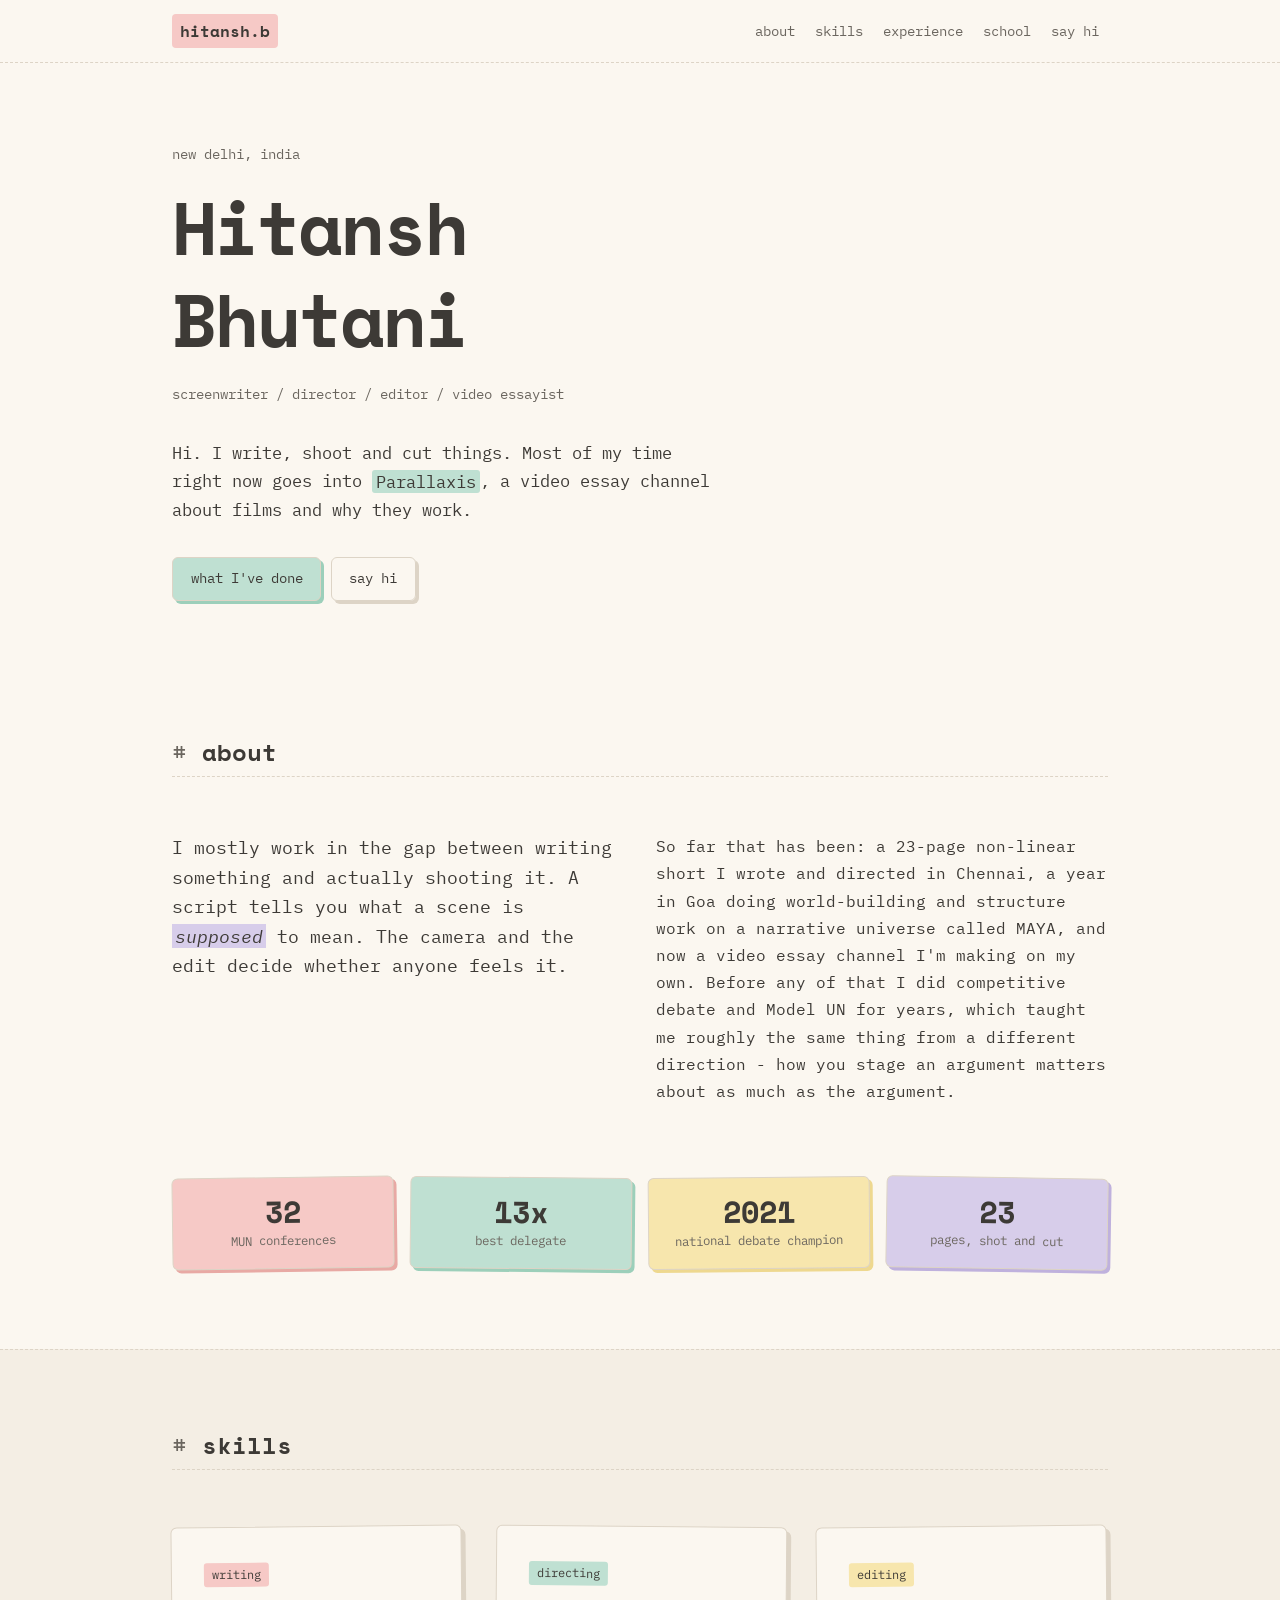
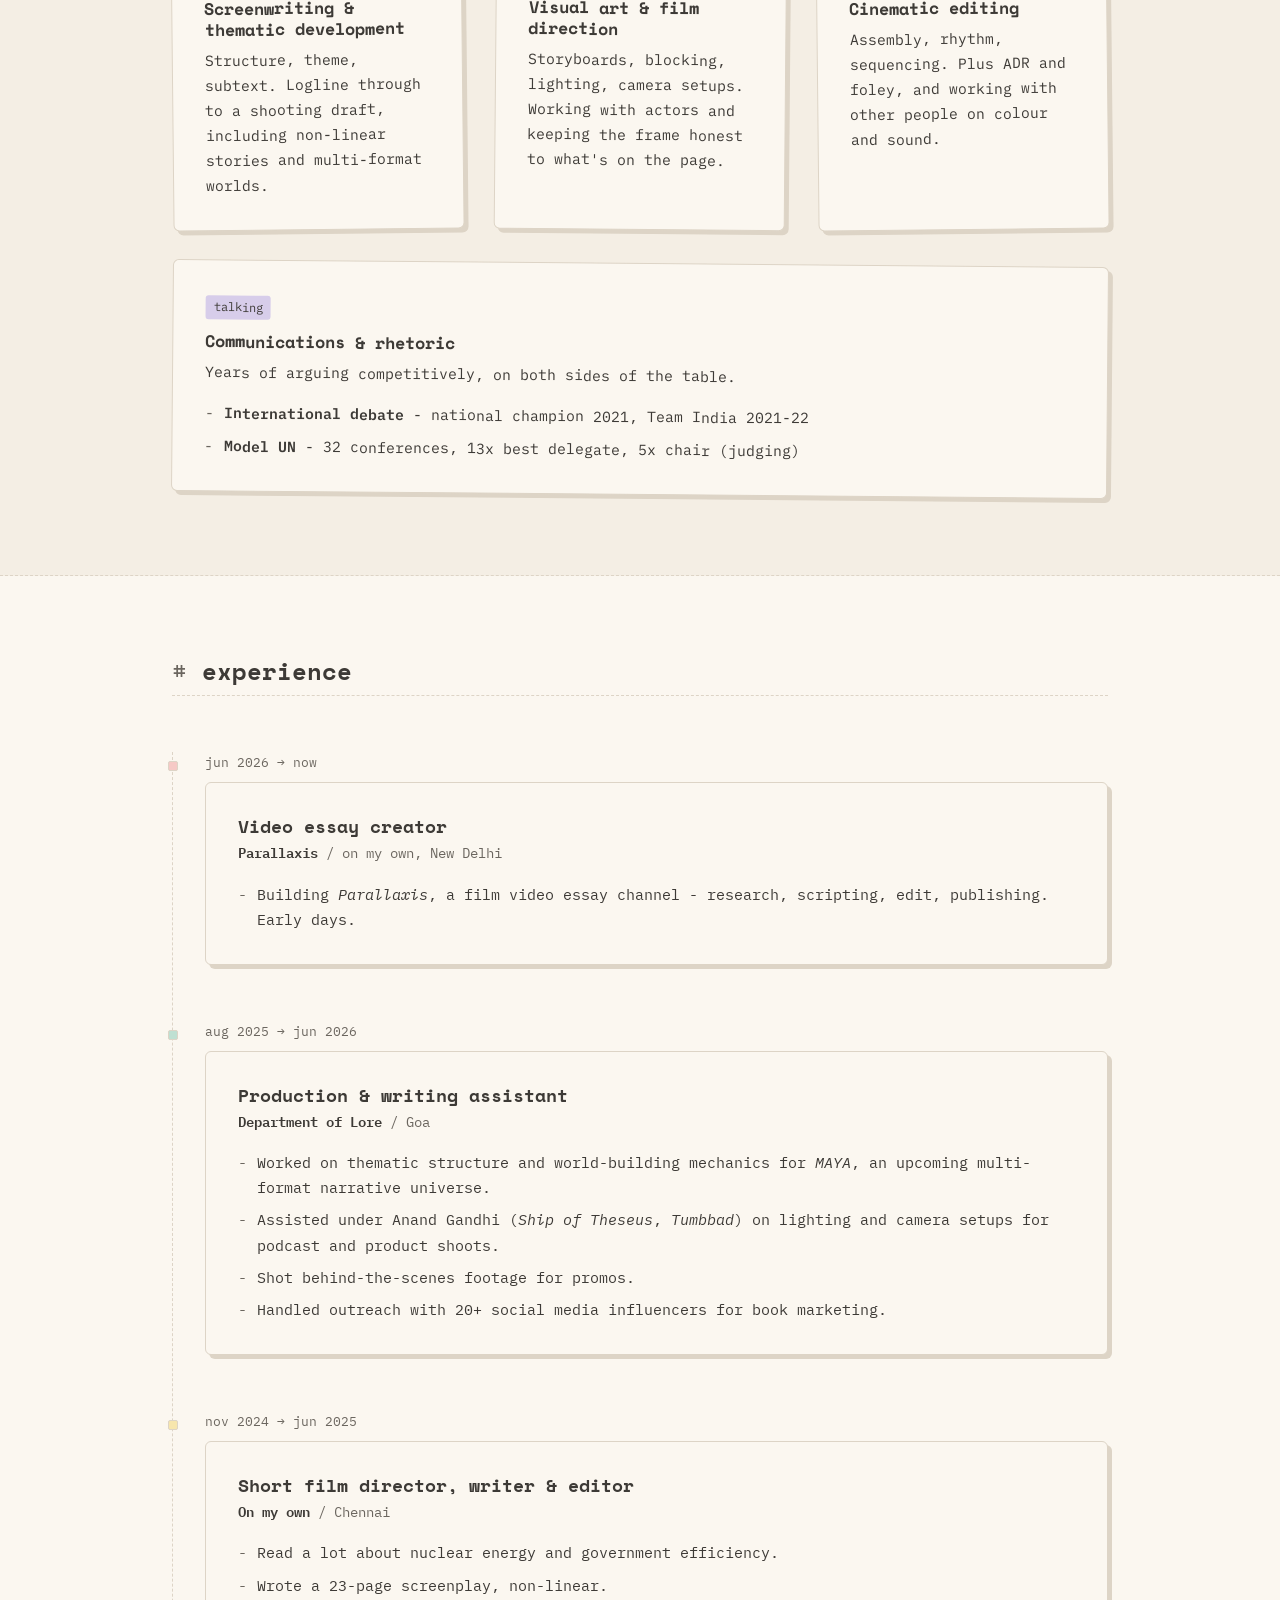
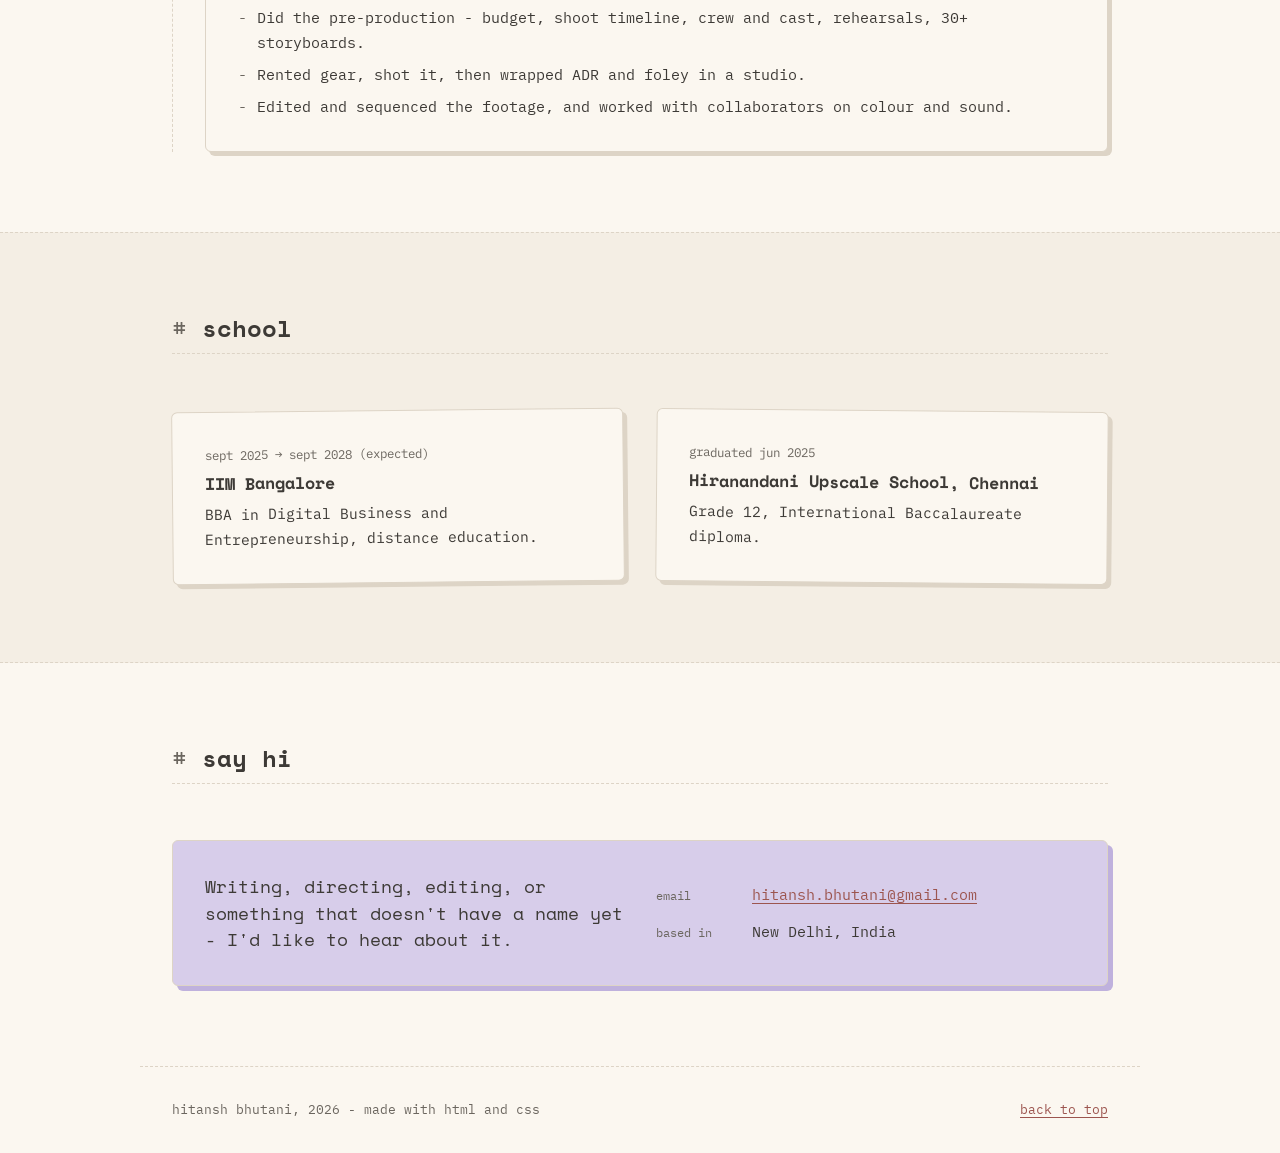
<file: index.html>
<!DOCTYPE html>
<html lang="en">
<head>
  <meta charset="UTF-8" />
  <meta name="viewport" content="width=device-width, initial-scale=1.0" />
  <title>Hitansh Bhutani - writer, director, editor</title>
  <meta name="description" content="Media for the Future" />

  <!-- Two monospace faces: Space Mono for headings, IBM Plex Mono to read in -->
  <link rel="preconnect" href="https://fonts.googleapis.com" />
  <link rel="preconnect" href="https://fonts.gstatic.com" crossorigin />
  <link href="https://fonts.googleapis.com/css2?family=Space+Mono:ital,wght@0,400;0,700;1,400&amp;family=IBM+Plex+Mono:ital,wght@0,300;0,400;0,500;0,600;1,400&amp;display=swap" rel="stylesheet" />

  <link rel="stylesheet" href="style.css" />
</head>
<body>

  <!-- ============ NAV ============ -->
  <header id="site-nav">
    <nav class="nav-inner">
      <a class="nav-brand" href="#top">hitansh.b</a>
      <ul class="nav-links">
        <li><a href="#about">about</a></li>
        <li><a href="#skills">skills</a></li>
        <li><a href="#experience">experience</a></li>
        <li><a href="#education">school</a></li>
        <li><a href="#contact">say hi</a></li>
      </ul>
    </nav>
  </header>

  <main id="top">

    <!-- ============ HERO ============ -->
    <section id="hero">
      <p class="eyebrow">new delhi, india</p>

      <h1 class="hero-title">Hitansh<br />Bhutani</h1>

      <p class="hero-role">screenwriter / director / editor / video essayist</p>

      <p class="hero-blurb">
        Hi. I write, shoot and cut things. Most of my time right now goes into
        <mark class="mark-mint">Parallaxis</mark>, a video essay channel about
        films and why they work.
      </p>

      <div class="hero-actions">
        <a class="btn" href="#experience">what I've done</a>
        <a class="btn btn-quiet" href="#contact">say hi</a>
      </div>
    </section>

    <!-- ============ ABOUT ============ -->
    <section id="about" class="section">
      <h2 class="section-title"><span class="hash">#</span> about</h2>

      <div class="about-grid">
        <p class="lead">
          I mostly work in the gap between writing something and actually
          shooting it. A script tells you what a scene is <em>supposed</em> to
          mean. The camera and the edit decide whether anyone feels it.
        </p>
        <p>
          So far that has been: a 23-page non-linear short I wrote and directed
          in Chennai, a year in Goa doing world-building and structure work on a
          narrative universe called MAYA, and now a video essay channel I'm
          making on my own. Before any of that I did competitive debate and
          Model UN for years, which taught me roughly the same thing from a
          different direction - how you stage an argument matters about as much
          as the argument.
        </p>
      </div>

      <!-- a few numbers, stuck on like sticky notes -->
      <ul class="stats">
        <li class="stat">
          <span class="stat-number">32</span>
          <span class="stat-label">MUN conferences</span>
        </li>
        <li class="stat">
          <span class="stat-number">13x</span>
          <span class="stat-label">best delegate</span>
        </li>
        <li class="stat">
          <span class="stat-number">2021</span>
          <span class="stat-label">national debate champion</span>
        </li>
        <li class="stat">
          <span class="stat-number">23</span>
          <span class="stat-label">pages, shot and cut</span>
        </li>
      </ul>
    </section>

    <!-- ============ SKILLS ============ -->
    <section id="skills" class="section section-alt">
      <h2 class="section-title"><span class="hash">#</span> skills</h2>

      <div class="card-grid">
        <article class="card">
          <span class="card-kicker">writing</span>
          <h3 class="card-title">Screenwriting &amp; thematic development</h3>
          <p class="card-text">
            Structure, theme, subtext. Logline through to a shooting draft,
            including non-linear stories and multi-format worlds.
          </p>
        </article>

        <article class="card">
          <span class="card-kicker">directing</span>
          <h3 class="card-title">Visual art &amp; film direction</h3>
          <p class="card-text">
            Storyboards, blocking, lighting, camera setups. Working with actors
            and keeping the frame honest to what's on the page.
          </p>
        </article>

        <article class="card">
          <span class="card-kicker">editing</span>
          <h3 class="card-title">Cinematic editing</h3>
          <p class="card-text">
            Assembly, rhythm, sequencing. Plus ADR and foley, and working with
            other people on colour and sound.
          </p>
        </article>

        <article class="card card-wide">
          <span class="card-kicker">talking</span>
          <h3 class="card-title">Communications &amp; rhetoric</h3>
          <p class="card-text">
            Years of arguing competitively, on both sides of the table.
          </p>
          <ul class="card-list">
            <li>
              <strong>International debate</strong> - national champion 2021,
              Team India 2021-22
            </li>
            <li>
              <strong>Model UN</strong> - 32 conferences, 13x best delegate,
              5x chair (judging)
            </li>
          </ul>
        </article>
      </div>
    </section>

    <!-- ============ EXPERIENCE ============ -->
    <section id="experience" class="section">
      <h2 class="section-title"><span class="hash">#</span> experience</h2>

      <ol class="timeline">
        <li class="timeline-item">
          <p class="timeline-date">jun 2026 &rarr; now</p>
          <article class="entry">
            <h3 class="entry-role">Video essay creator</h3>
            <p class="entry-org">Parallaxis <span class="entry-place">/ on my own, New Delhi</span></p>
            <ul class="entry-points">
              <li>
                Building <em>Parallaxis</em>, a film video essay channel - research,
                scripting, edit, publishing. Early days.
              </li>
            </ul>
          </article>
        </li>

        <li class="timeline-item">
          <p class="timeline-date">aug 2025 &rarr; jun 2026</p>
          <article class="entry">
            <h3 class="entry-role">Production &amp; writing assistant</h3>
            <p class="entry-org">Department of Lore <span class="entry-place">/ Goa</span></p>
            <ul class="entry-points">
              <li>
                Worked on thematic structure and world-building mechanics for
                <em>MAYA</em>, an upcoming multi-format narrative universe.
              </li>
              <li>
                Assisted under Anand Gandhi (<em>Ship of Theseus</em>,
                <em>Tumbbad</em>) on lighting and camera setups for podcast and
                product shoots.
              </li>
              <li>Shot behind-the-scenes footage for promos.</li>
              <li>
                Handled outreach with 20+ social media influencers for book
                marketing.
              </li>
            </ul>
          </article>
        </li>

        <li class="timeline-item">
          <p class="timeline-date">nov 2024 &rarr; jun 2025</p>
          <article class="entry">
            <h3 class="entry-role">Short film director, writer &amp; editor</h3>
            <p class="entry-org">On my own <span class="entry-place">/ Chennai</span></p>
            <ul class="entry-points">
              <li>Read a lot about nuclear energy and government efficiency.</li>
              <li>Wrote a 23-page screenplay, non-linear.</li>
              <li>
                Did the pre-production - budget, shoot timeline, crew and cast,
                rehearsals, 30+ storyboards.
              </li>
              <li>Rented gear, shot it, then wrapped ADR and foley in a studio.</li>
              <li>
                Edited and sequenced the footage, and worked with collaborators
                on colour and sound.
              </li>
            </ul>
          </article>
        </li>
      </ol>
    </section>

    <!-- ============ EDUCATION ============ -->
    <section id="education" class="section section-alt">
      <h2 class="section-title"><span class="hash">#</span> school</h2>

      <div class="card-grid card-grid-two">
        <article class="card card-edu">
          <p class="edu-date">sept 2025 &rarr; sept 2028 (expected)</p>
          <h3 class="card-title">IIM Bangalore</h3>
          <p class="card-text">
            BBA in Digital Business and Entrepreneurship, distance education.
          </p>
        </article>

        <article class="card card-edu">
          <p class="edu-date">graduated jun 2025</p>
          <h3 class="card-title">Hiranandani Upscale School, Chennai</h3>
          <p class="card-text">
            Grade 12, International Baccalaureate diploma.
          </p>
        </article>
      </div>
    </section>

    <!-- ============ CONTACT ============ -->
    <section id="contact" class="section">
      <h2 class="section-title"><span class="hash">#</span> say hi</h2>

      <div class="contact-panel">
        <p class="contact-pitch">
          Writing, directing, editing, or something that doesn't have a name
          yet - I'd like to hear about it.
        </p>

        <ul class="contact-list">
          <li>
            <span class="contact-label">email</span>
            <a href="mailto:hitansh.bhutani@gmail.com">hitansh.bhutani@gmail.com</a>
          </li>
          <li>
            <span class="contact-label">based in</span>
            <span>New Delhi, India</span>
          </li>
        </ul>
      </div>
    </section>

  </main>

  <footer id="site-footer">
    <p>hitansh bhutani, 2026 - made with html and css</p>
    <a class="to-top" href="#top">back to top</a>
  </footer>

</body>
</html>
</file>
<file: style.css>
/* ==========================================================================
   hitansh bhutani - personal site
   style.css

   Look: cream paper, pastel blocks, everything monospace. Cards sit at
   slightly wrong angles on purpose and straighten up when you hover them.

   1.  tokens
   2.  base (element selectors)
   3.  layout helpers
   4.  nav
   5.  hero
   6.  section headings
   7.  about + stats
   8.  cards
   9.  timeline
   10. contact
   11. footer
   12. responsive
   ========================================================================== */


/* --------------------------------------------------------------------------
   1. TOKENS
   Change these and the whole page changes with them.
   -------------------------------------------------------------------------- */
:root {
  /* paper + ink */
  --paper:    #fbf7f0;
  --paper-2:  #f4eee4;   /* the slightly darker bands */
  --ink:      #3d3a36;   /* body text */
  --ink-soft: #6b665f;   /* dates, labels, quieter stuff */
  --line:     #ddd4c6;   /* borders */
  --accent:   #9c554f;   /* links - a dusty rose, dark enough to read */

  /* pastels, each with a deeper version for the little offset shadows */
  --pink:        #f6c9c6;
  --pink-deep:   #e8a9a4;
  --mint:        #bfe0d2;
  --mint-deep:   #9ccfba;
  --butter:      #f7e6ad;
  --butter-deep: #eed88f;
  --lilac:       #d7cdea;
  --lilac-deep:  #bfb1dd;

  /* type */
  --font-head: "Space Mono", "Courier New", monospace;
  --font-body: "IBM Plex Mono", "Consolas", "Courier New", monospace;

  /* spacing */
  --space-xs: 0.5rem;
  --space-sm: 1rem;
  --space-md: 2rem;
  --space-lg: 3.5rem;
  --space-xl: 5rem;

  --radius: 6px;
  --max-width: 1000px;
}


/* --------------------------------------------------------------------------
   2. BASE - element selectors
   -------------------------------------------------------------------------- */
*,
*::before,
*::after {
  box-sizing: border-box;
}

html {
  scroll-behavior: smooth;
  scroll-padding-top: 90px;   /* so the sticky nav doesn't sit on headings */
}

body {
  margin: 0;
  background-color: var(--paper);
  color: var(--ink);
  font-family: var(--font-body);
  font-size: 16px;
  font-weight: 400;
  line-height: 1.7;
}

h1, h2, h3 {
  font-family: var(--font-head);
  font-weight: 700;
  margin: 0;
  line-height: 1.25;
}

p {
  margin: 0 0 var(--space-sm);
}

a {
  color: var(--accent);
  text-decoration: underline;
  text-decoration-thickness: 1px;
  text-underline-offset: 3px;
}

a:hover {
  background-color: var(--butter);
  text-decoration: none;
}

ul, ol {
  margin: 0;
  padding: 0;
  list-style: none;
}

strong {
  font-weight: 600;
}

/* highlighter pen. one class per colour so I can mix them up */
mark {
  padding: 0.05em 0.25em;
  border-radius: 3px;
  background-color: var(--butter);
  color: inherit;
}

.mark-mint  { background-color: var(--mint); }
.mark-pink  { background-color: var(--pink); }
.mark-lilac { background-color: var(--lilac); }

a:focus-visible,
.btn:focus-visible {
  outline: 2px solid var(--accent);
  outline-offset: 2px;
}


/* --------------------------------------------------------------------------
   3. LAYOUT HELPERS
   -------------------------------------------------------------------------- */
.section {
  max-width: var(--max-width);
  margin-inline: auto;
  padding: var(--space-xl) var(--space-md);
}

/* full-width tinted band, content column still centred inside it */
.section-alt {
  max-width: none;
  background-color: var(--paper-2);
  border-block: 1px dashed var(--line);
}

.section-alt > * {
  max-width: calc(var(--max-width) - var(--space-md) * 2);
  margin-inline: auto;
}


/* --------------------------------------------------------------------------
   4. NAV
   position: sticky pins it once you scroll past. No blur, no shadow.
   -------------------------------------------------------------------------- */
#site-nav {
  position: sticky;
  top: 0;
  z-index: 50;
  background-color: var(--paper);
  border-bottom: 1px dashed var(--line);
}

.nav-inner {
  display: flex;
  align-items: center;
  justify-content: space-between;
  flex-wrap: wrap;
  gap: var(--space-sm);
  max-width: var(--max-width);
  margin-inline: auto;
  padding: 0.9rem var(--space-md);
}

.nav-brand {
  font-family: var(--font-head);
  font-weight: 700;
  font-size: 1rem;
  color: var(--ink);
  text-decoration: none;
  background-color: var(--pink);
  padding: 0.2rem 0.5rem;
  border-radius: 4px;
}

.nav-brand:hover {
  background-color: var(--pink-deep);
}

.nav-links {
  display: flex;
  flex-wrap: wrap;
  gap: 0.15rem;
}

.nav-links a {
  display: inline-block;
  padding: 0.25rem 0.55rem;
  border-radius: 4px;
  color: var(--ink-soft);
  font-size: 0.85rem;
  text-decoration: none;
}

/* each link gets a different pastel on hover, in order */
.nav-links li:nth-child(1) a:hover { background-color: var(--butter); }
.nav-links li:nth-child(2) a:hover { background-color: var(--mint); }
.nav-links li:nth-child(3) a:hover { background-color: var(--lilac); }
.nav-links li:nth-child(4) a:hover { background-color: var(--pink); }
.nav-links li:nth-child(5) a:hover { background-color: var(--butter); }

.nav-links a:hover {
  color: var(--ink);
}


/* --------------------------------------------------------------------------
   5. HERO
   Sized by its padding rather than 100vh - it's a personal page, not a
   landing page, and there's no reason to make you scroll past a whole screen.
   -------------------------------------------------------------------------- */
#hero {
  max-width: var(--max-width);
  margin-inline: auto;
  padding: var(--space-xl) var(--space-md) var(--space-lg);
}

.eyebrow {
  font-size: 0.85rem;
  color: var(--ink-soft);
  margin-bottom: var(--space-sm);
}

.hero-title {
  font-size: clamp(2.6rem, 9vw, 4.6rem);
  letter-spacing: -0.04em;
  margin-bottom: var(--space-sm);
}

.hero-role {
  font-size: 0.9rem;
  color: var(--ink-soft);
  margin-bottom: var(--space-md);
}

.hero-blurb {
  max-width: 54ch;
  font-size: 1.05rem;
  margin-bottom: var(--space-md);
}

.hero-actions {
  display: flex;
  flex-wrap: wrap;
  gap: 0.6rem;
}

/* Buttons: a flat pastel block with a solid offset shadow, no gradient.
   Pressing one nudges it into its own shadow. */
.btn {
  display: inline-block;
  padding: 0.55rem 1.1rem;
  border: 1px solid var(--line);
  border-radius: var(--radius);
  background-color: var(--mint);
  box-shadow: 3px 3px 0 var(--mint-deep);
  color: var(--ink);
  font-family: var(--font-body);
  font-size: 0.9rem;
  text-decoration: none;
  transition: transform 120ms ease, box-shadow 120ms ease;
}

.btn:hover {
  background-color: var(--mint);
  transform: translate(1px, 1px);
  box-shadow: 2px 2px 0 var(--mint-deep);
}

.btn:active {
  transform: translate(3px, 3px);
  box-shadow: 0 0 0 var(--mint-deep);
}

.btn-quiet {
  background-color: transparent;
  box-shadow: 3px 3px 0 var(--line);
}

.btn-quiet:hover {
  background-color: var(--paper-2);
  box-shadow: 2px 2px 0 var(--line);
}


/* --------------------------------------------------------------------------
   6. SECTION HEADINGS
   -------------------------------------------------------------------------- */
.section-title {
  font-size: 1.5rem;
  margin-bottom: var(--space-lg);
  padding-bottom: 0.6rem;
  border-bottom: 1px dashed var(--line);
}

.hash {
  color: var(--ink-soft);
  font-weight: 400;
}


/* --------------------------------------------------------------------------
   7. ABOUT + STATS
   -------------------------------------------------------------------------- */
.about-grid {
  display: grid;
  grid-template-columns: 1fr 1fr;
  gap: var(--space-md);
  align-items: start;
}

.lead {
  font-size: 1.15rem;
  line-height: 1.6;
}

.lead em {
  background-color: var(--lilac);
  font-style: italic;
  padding: 0 0.15em;
}

/* sticky-note row. auto-fit means they reflow on their own as it narrows */
.stats {
  display: grid;
  grid-template-columns: repeat(auto-fit, minmax(160px, 1fr));
  gap: var(--space-sm);
  margin-top: var(--space-lg);
}

.stat {
  padding: var(--space-sm);
  border: 1px solid var(--line);
  border-radius: var(--radius);
  text-align: center;
}

/* four different pastels, in order */
.stat:nth-child(1) { background-color: var(--pink);   box-shadow: 3px 3px 0 var(--pink-deep);   transform: rotate(-0.8deg); }
.stat:nth-child(2) { background-color: var(--mint);   box-shadow: 3px 3px 0 var(--mint-deep);   transform: rotate(0.6deg);  }
.stat:nth-child(3) { background-color: var(--butter); box-shadow: 3px 3px 0 var(--butter-deep); transform: rotate(-0.5deg); }
.stat:nth-child(4) { background-color: var(--lilac);  box-shadow: 3px 3px 0 var(--lilac-deep);  transform: rotate(0.9deg);  }

.stat-number {
  display: block;
  font-family: var(--font-head);
  font-size: 1.9rem;
  font-weight: 700;
  line-height: 1.2;
}

.stat-label {
  display: block;
  font-size: 0.78rem;
  color: var(--ink-soft);
}


/* --------------------------------------------------------------------------
   8. CARDS - skills and school
   -------------------------------------------------------------------------- */
.card-grid {
  display: grid;
  grid-template-columns: repeat(3, 1fr);
  gap: var(--space-md);
}

.card-grid-two {
  grid-template-columns: repeat(2, 1fr);
}

.card {
  padding: var(--space-md);
  background-color: var(--paper);
  border: 1px solid var(--line);
  border-radius: var(--radius);
  box-shadow: 4px 4px 0 var(--line);
  /* every card is slightly crooked - see the nth-child rules below */
  transition: transform 150ms ease;
}

/* alternate the tilt so the grid doesn't lean all one way */
.card:nth-child(odd)  { transform: rotate(-0.6deg); }
.card:nth-child(even) { transform: rotate(0.5deg);  }

/* hovering straightens the card out */
.card:hover {
  transform: rotate(0deg);
}

.card-wide {
  grid-column: 1 / -1;
}

/* little pastel tag above each title */
.card-kicker {
  display: inline-block;
  margin-bottom: 0.7rem;
  padding: 0.1rem 0.5rem;
  border-radius: 3px;
  font-size: 0.75rem;
  color: var(--ink);
}

.card:nth-child(1) .card-kicker { background-color: var(--pink);   }
.card:nth-child(2) .card-kicker { background-color: var(--mint);   }
.card:nth-child(3) .card-kicker { background-color: var(--butter); }
.card:nth-child(4) .card-kicker { background-color: var(--lilac);  }

.card-title {
  font-size: 1.05rem;
  margin-bottom: 0.5rem;
}

.card-text {
  font-size: 0.92rem;
  margin-bottom: 0;
}

.card-list {
  margin-top: var(--space-sm);
  display: grid;
  gap: 0.5rem;
}

/* bullets drawn with ::before instead of list-style */
.card-list li {
  position: relative;
  padding-left: 1.2rem;
  font-size: 0.92rem;
}

.card-list li::before {
  content: "-";
  position: absolute;
  left: 0;
  color: var(--ink-soft);
}

.card-edu {
  background-color: var(--paper);
}

.edu-date {
  font-size: 0.78rem;
  color: var(--ink-soft);
  margin-bottom: 0.4rem;
}


/* --------------------------------------------------------------------------
   9. TIMELINE
   A dashed line down the left with a square per job.
   -------------------------------------------------------------------------- */
.timeline {
  position: relative;
  display: grid;
  gap: var(--space-lg);
  padding-left: var(--space-md);
  border-left: 1px dashed var(--line);
}

.timeline-item {
  position: relative;
}

/* the square marker, pulled back onto the dashed line */
.timeline-item::before {
  content: "";
  position: absolute;
  top: 0.55rem;
  left: calc(-1 * var(--space-md) - 5px);
  width: 10px;
  height: 10px;
  border: 1px solid var(--line);
  border-radius: 2px;
}

.timeline-item:nth-child(1)::before { background-color: var(--pink);   }
.timeline-item:nth-child(2)::before { background-color: var(--mint);   }
.timeline-item:nth-child(3)::before { background-color: var(--butter); }

.timeline-date {
  font-size: 0.8rem;
  color: var(--ink-soft);
  margin-bottom: 0.5rem;
}

.entry {
  padding: var(--space-md);
  background-color: var(--paper);
  border: 1px solid var(--line);
  border-radius: var(--radius);
  box-shadow: 4px 4px 0 var(--line);
}

.entry-role {
  font-size: 1.1rem;
  margin-bottom: 0.2rem;
}

.entry-org {
  font-size: 0.9rem;
  font-weight: 600;
  margin-bottom: var(--space-sm);
}

.entry-place {
  color: var(--ink-soft);
  font-weight: 400;
}

.entry-points {
  display: grid;
  gap: 0.45rem;
}

.entry-points li {
  position: relative;
  padding-left: 1.2rem;
  font-size: 0.92rem;
}

.entry-points li::before {
  content: "-";
  position: absolute;
  left: 0;
  color: var(--ink-soft);
}


/* --------------------------------------------------------------------------
   10. CONTACT
   -------------------------------------------------------------------------- */
.contact-panel {
  display: grid;
  grid-template-columns: 1fr 1fr;
  gap: var(--space-md);
  align-items: center;
  padding: var(--space-md);
  background-color: var(--lilac);
  border: 1px solid var(--line);
  border-radius: var(--radius);
  box-shadow: 5px 5px 0 var(--lilac-deep);
}

.contact-pitch {
  font-family: var(--font-head);
  font-size: 1.15rem;
  line-height: 1.45;
  margin-bottom: 0;
}

.contact-list {
  display: grid;
  gap: 0.7rem;
}

.contact-list li {
  display: grid;
  grid-template-columns: 80px 1fr;
  gap: var(--space-sm);
  align-items: baseline;
  font-size: 0.92rem;
}

.contact-label {
  font-size: 0.78rem;
  color: var(--ink-soft);
}

/* links sit on the lilac panel, so give them a paper-coloured hover */
.contact-list a:hover {
  background-color: var(--paper);
}


/* --------------------------------------------------------------------------
   11. FOOTER
   -------------------------------------------------------------------------- */
#site-footer {
  display: flex;
  flex-wrap: wrap;
  align-items: center;
  justify-content: space-between;
  gap: var(--space-sm);
  max-width: var(--max-width);
  margin-inline: auto;
  padding: var(--space-md);
  border-top: 1px dashed var(--line);
  font-size: 0.82rem;
  color: var(--ink-soft);
}

#site-footer p {
  margin: 0;
}


/* --------------------------------------------------------------------------
   12. RESPONSIVE
   -------------------------------------------------------------------------- */

/* tablet */
@media (max-width: 860px) {
  .card-grid,
  .card-grid-two {
    grid-template-columns: repeat(2, 1fr);
  }

  .about-grid,
  .contact-panel {
    grid-template-columns: 1fr;
  }

  .section {
    padding-block: var(--space-lg);
  }
}

/* phone */
@media (max-width: 620px) {
  /* the nav wraps to two rows down here, so anchors need to stop lower */
  html {
    scroll-padding-top: 120px;
  }

  .nav-inner {
    justify-content: center;
    padding: 0.7rem var(--space-sm);
  }

  .nav-links {
    justify-content: center;
  }

  .nav-links a {
    padding: 0.25rem 0.4rem;
    font-size: 0.78rem;
  }

  .card-grid,
  .card-grid-two {
    grid-template-columns: 1fr;
  }

  .card-wide {
    grid-column: auto;
  }

  .section,
  #hero {
    padding-inline: var(--space-sm);
  }

  .contact-list li {
    grid-template-columns: 1fr;
    gap: 0.1rem;
  }

  #site-footer {
    justify-content: center;
    text-align: center;
  }
}

/* if someone has asked their system to cut down on movement, do that */
@media (prefers-reduced-motion: reduce) {
  html {
    scroll-behavior: auto;
  }

  * {
    transition-duration: 0.01ms !important;
  }

  /* straighten everything - the tilt is decoration, not information */
  .card,
  .stat {
    transform: none !important;
  }
}
</file>
